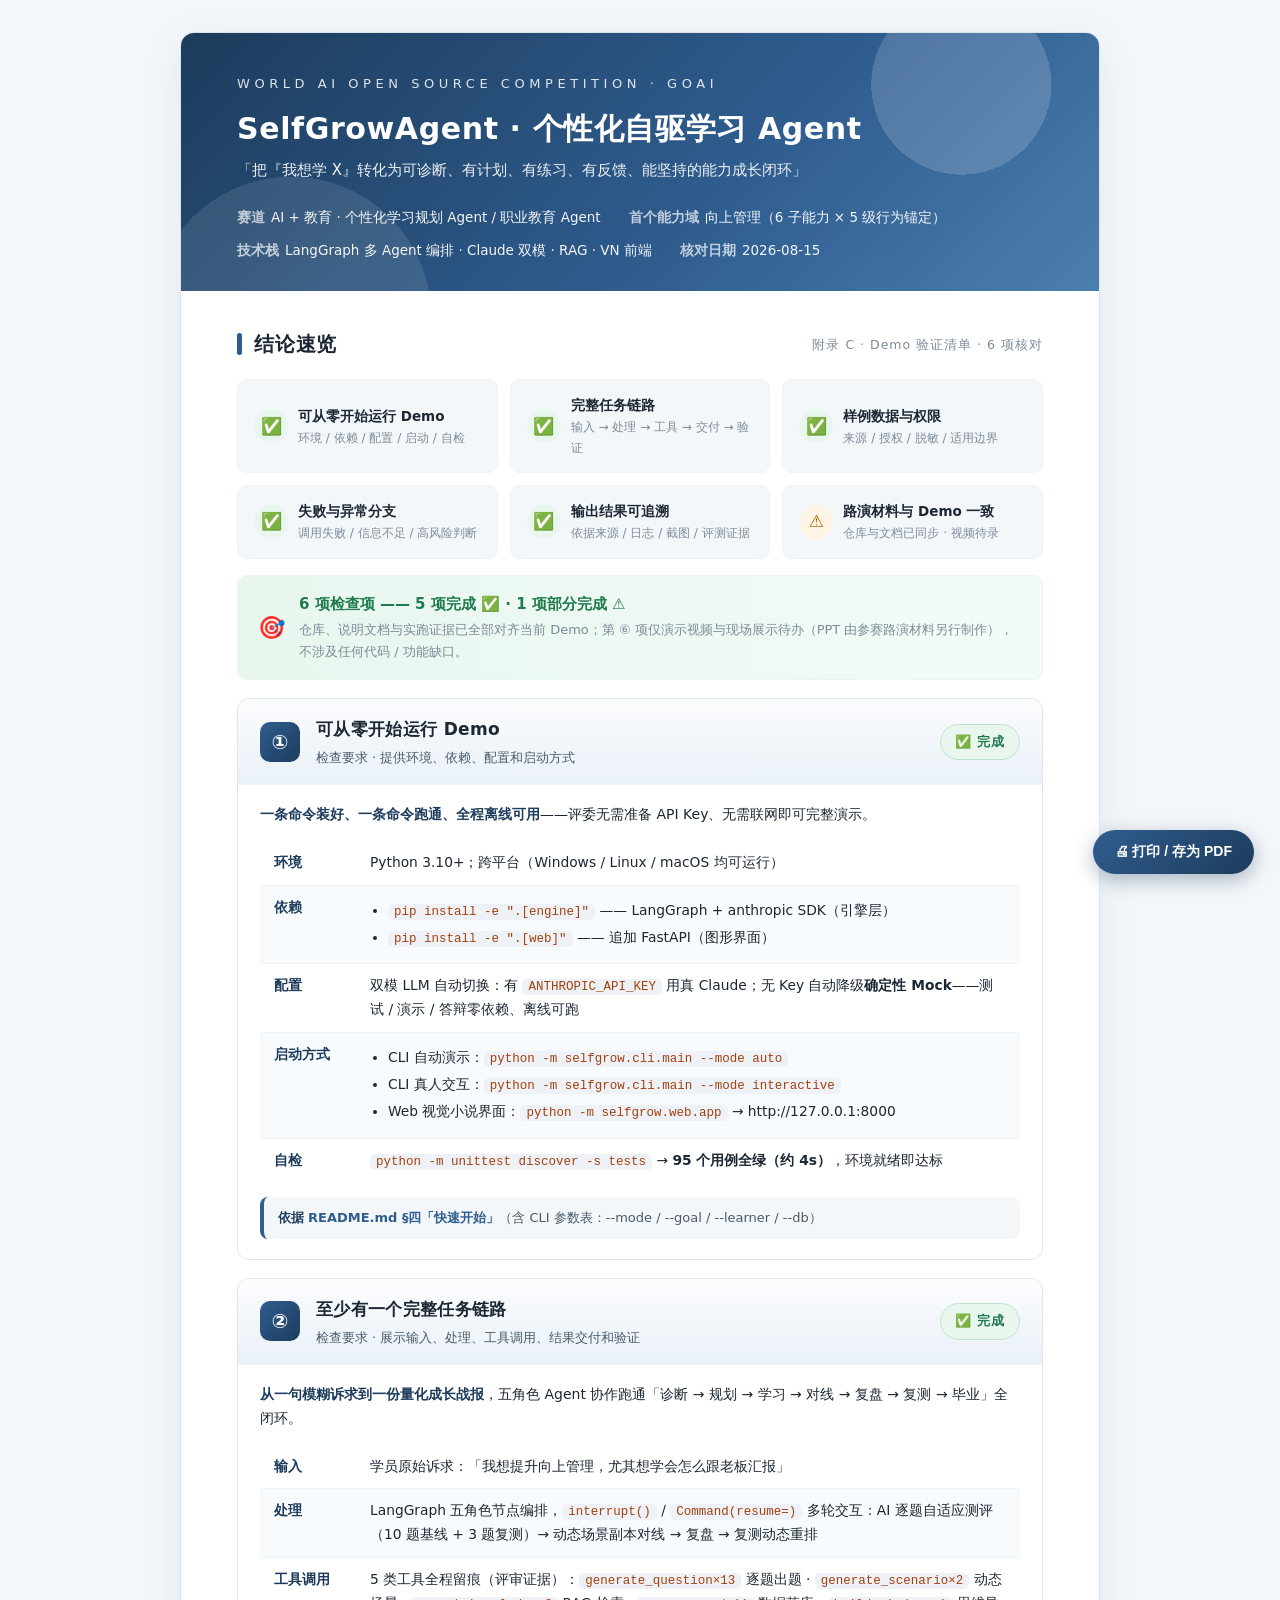
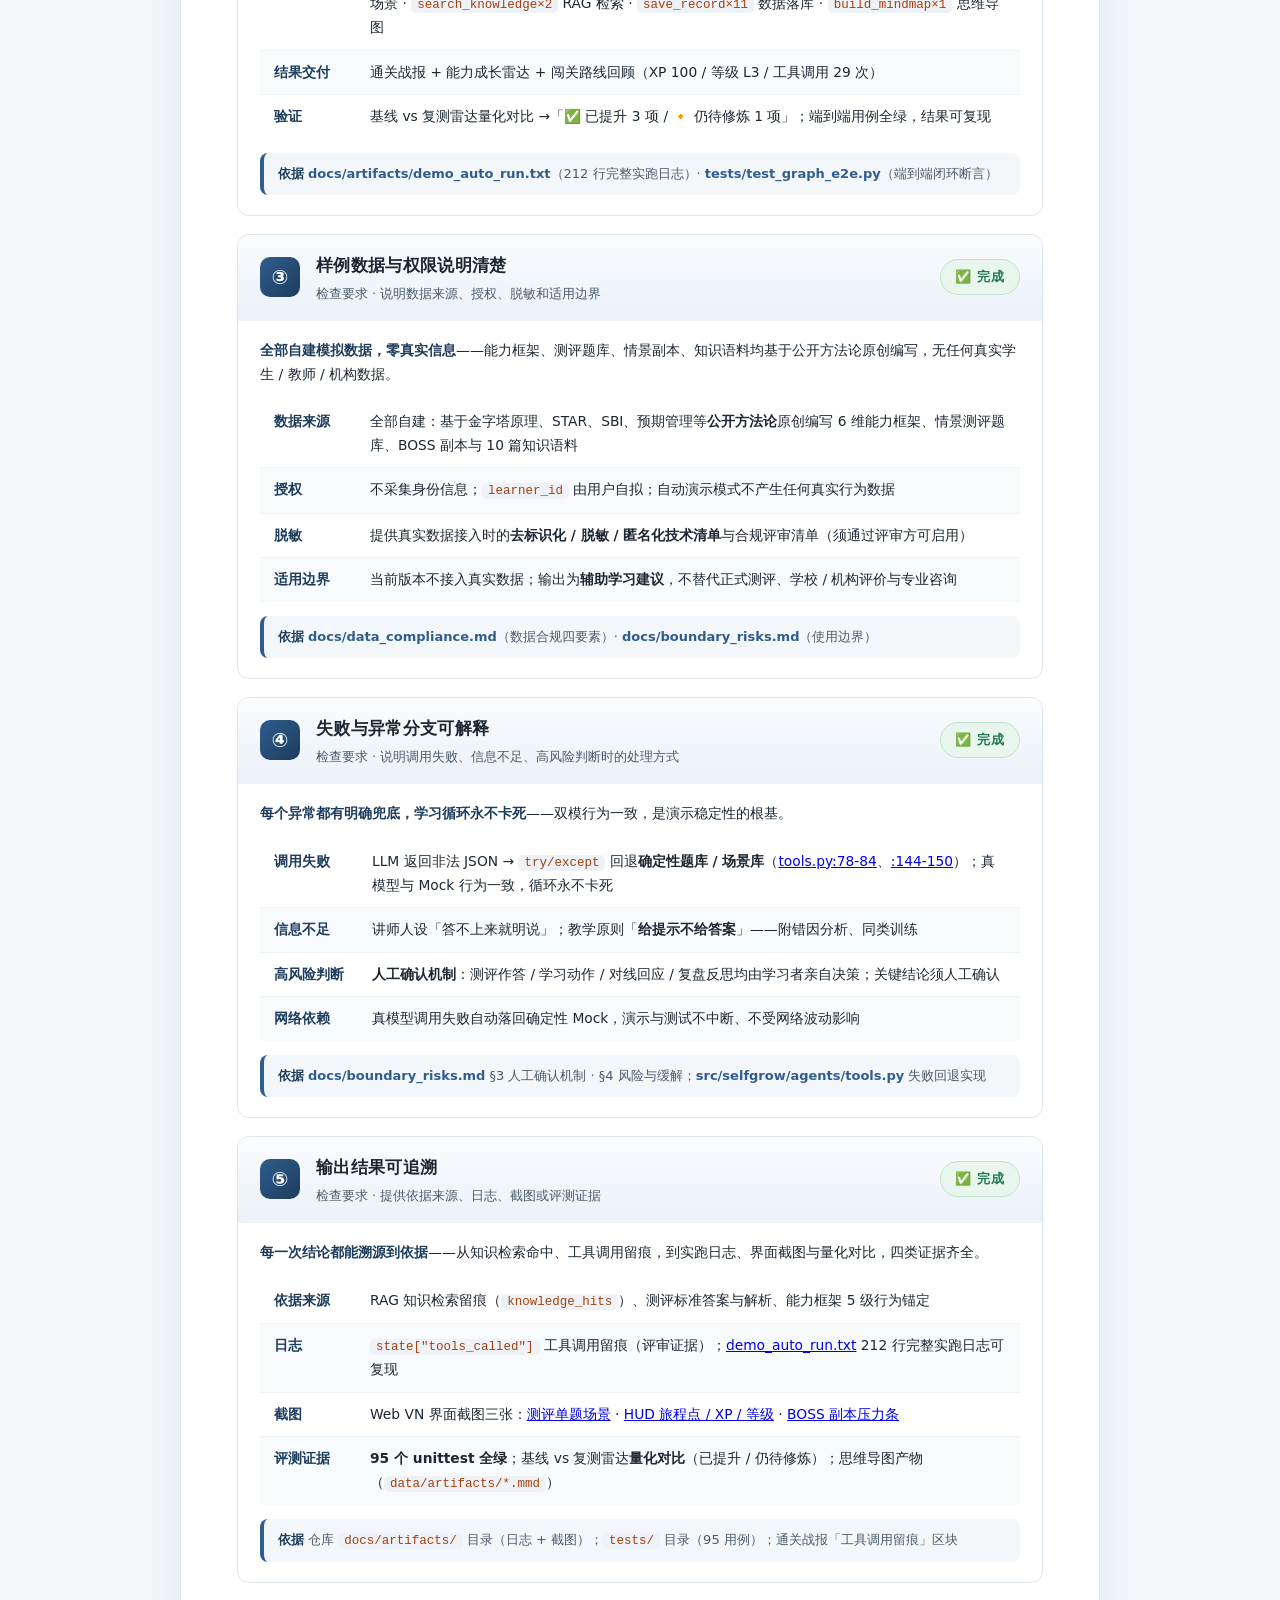
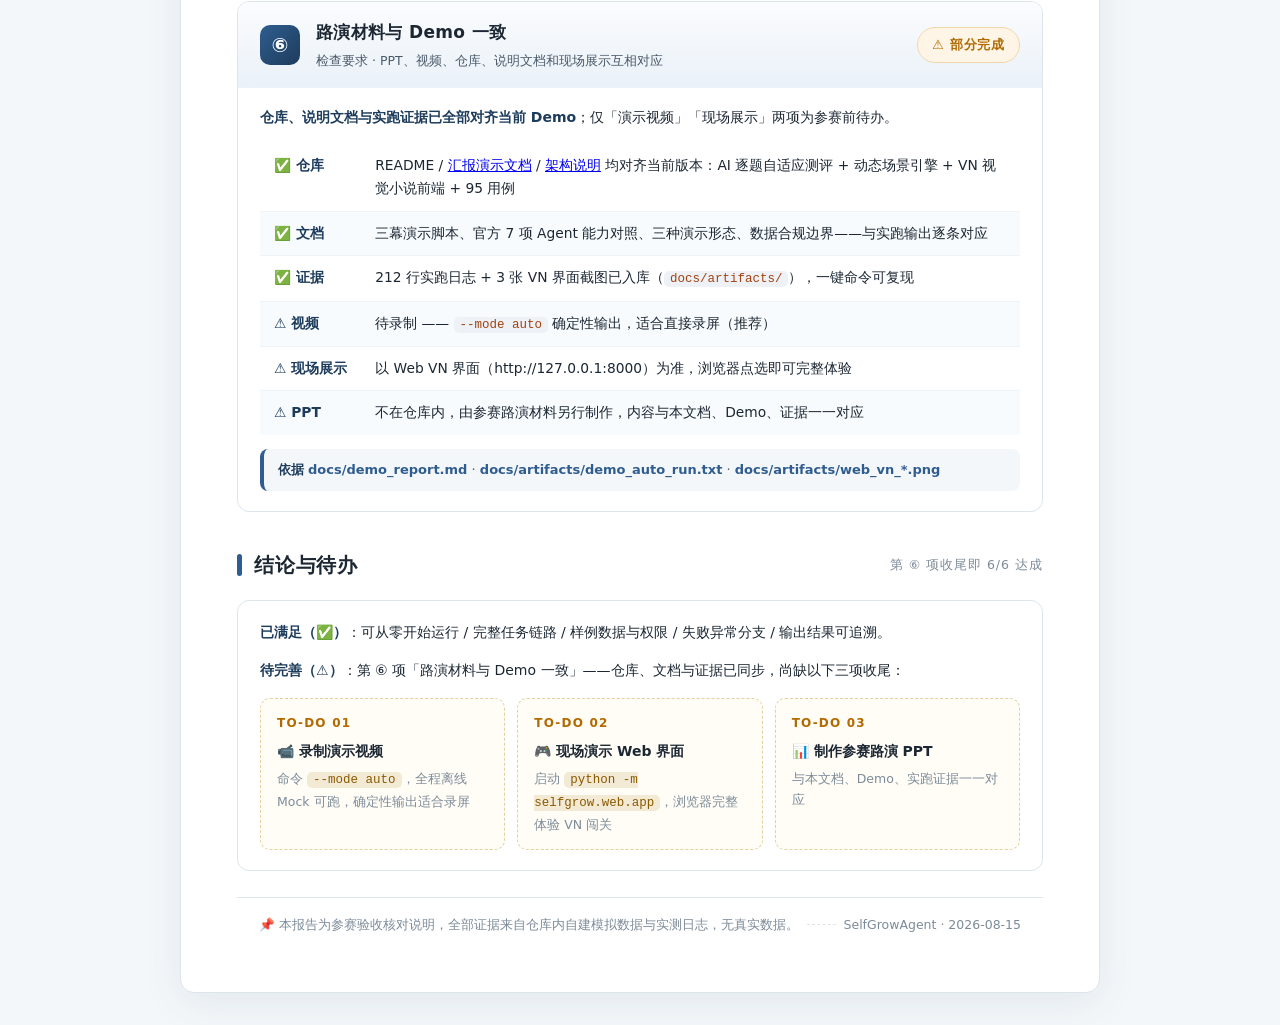
<file: docs/checklist_report.html>
<!DOCTYPE html>
<html lang="zh-CN">
<head>
<meta charset="UTF-8">
<meta name="viewport" content="width=device-width, initial-scale=1.0">
<title>附录 C · Demo 验证清单核对报告 —— SelfGrowAgent</title>
<style>
  :root{
    --ink:#1c2733; --ink-soft:#4a5a6a; --muted:#7d8b99;
    --accent:#2f5d8f; --accent-deep:#1d3c5c; --accent-soft:#eaf1f8;
    --line:#dde5ec; --line-soft:#eef3f7;
    --pass:#1f7a4d; --pass-soft:#e8f6ee;
    --warn:#b26a00; --warn-soft:#fff5e6;
    --card-bg:#ffffff; --bg:#f4f7fa;
  }
  *{box-sizing:border-box; margin:0; padding:0;}
  html{-webkit-print-color-adjust:exact; print-color-adjust:exact;}
  body{
    font-family:"PingFang SC","Hiragino Sans GB","Microsoft YaHei","Noto Sans CJK SC",system-ui,-apple-system,sans-serif;
    color:var(--ink); background:var(--bg); line-height:1.7; font-size:15px;
    -webkit-font-smoothing:antialiased;
  }
  .sheet{max-width:920px; margin:32px auto; background:var(--card-bg);
    border:1px solid var(--line); border-radius:14px; overflow:hidden;
    box-shadow:0 10px 40px rgba(29,60,92,.08);}
  .sheet-inner{padding:0 56px 40px;}

  /* ---------- 封面区 ---------- */
  .cover{position:relative; padding:40px 56px 30px; color:#fff;
    background:linear-gradient(135deg,var(--accent-deep) 0%,var(--accent) 60%,#4b7fb0 100%);}
  .cover::after{content:""; position:absolute; inset:0;
    background-image:
      radial-gradient(circle at 85% 20%, rgba(255,255,255,.16) 0 90px, transparent 90px),
      radial-gradient(circle at 12% 110%, rgba(255,255,255,.10) 0 140px, transparent 140px);}
  .cover .kicker{font-size:13px; letter-spacing:.35em; opacity:.85; margin-bottom:14px;}
  .cover h1{font-size:30px; font-weight:700; letter-spacing:.02em; line-height:1.3;}
  .cover .sub{font-size:15px; opacity:.92; margin-top:10px;}
  .cover .meta{display:flex; flex-wrap:wrap; gap:10px 28px; margin-top:22px; font-size:13.5px; opacity:.95;}
  .cover .meta span b{font-weight:600; margin-right:6px; opacity:.75;}

  /* ---------- 结论速览 ---------- */
  .section-title{display:flex; align-items:center; gap:12px; margin:36px 0 18px;}
  .section-title .bar{width:5px; height:22px; border-radius:3px; background:var(--accent);}
  .section-title h2{font-size:20px; font-weight:700; letter-spacing:.04em;}
  .section-title .tag{margin-left:auto; font-size:12.5px; color:var(--muted); letter-spacing:.08em;}

  .verdict-strip{display:grid; grid-template-columns:repeat(3,1fr); gap:12px;}
  .vc{display:flex; align-items:center; gap:10px; padding:14px 16px; border-radius:10px;
    border:1px solid var(--line-soft); background:var(--bg);}
  .vc .dot{width:34px; height:34px; border-radius:50%; display:flex; align-items:center; justify-content:center;
    font-size:17px; flex:none;}
  .vc .dot.pass{background:var(--pass-soft); color:var(--pass);}
  .vc .dot.warn{background:var(--warn-soft); color:var(--warn);}
  .vc .t{font-size:13.5px; font-weight:600;}
  .vc .s{font-size:12px; color:var(--muted);}

  .verdict-box{display:flex; align-items:center; gap:14px; margin-top:16px; padding:16px 20px;
    border-radius:10px; border:1px solid var(--pass-soft); background:linear-gradient(90deg,var(--pass-soft),#f3fbf7);}
  .verdict-box .big{font-size:22px;}
  .verdict-box .txt b{color:var(--pass);}
  .verdict-box .txt .note{font-size:13px; color:var(--muted); display:block; margin-top:2px;}

  /* ---------- 检查项卡片 ---------- */
  .check-item{border:1px solid var(--line); border-radius:12px; margin-top:18px; overflow:hidden;}
  .item-head{display:flex; align-items:center; gap:16px; padding:16px 22px;
    background:linear-gradient(180deg,#fbfcfe,var(--accent-soft)); border-bottom:1px solid var(--line-soft);}
  .item-num{width:40px; height:40px; border-radius:10px; flex:none; display:flex; align-items:center; justify-content:center;
    font-size:20px; font-weight:700; color:#fff; background:linear-gradient(135deg,var(--accent),var(--accent-deep));}
  .item-head h3{font-size:17px; font-weight:700; letter-spacing:.02em;}
  .req{font-size:12.5px; color:var(--ink-soft); margin-top:3px;}
  .badge{margin-left:auto; flex:none; padding:6px 14px; border-radius:999px; font-size:13px; font-weight:700; letter-spacing:.06em;}
  .badge.pass{background:var(--pass-soft); color:var(--pass); border:1px solid #bfe3cd;}
  .badge.warn{background:var(--warn-soft); color:var(--warn); border:1px solid #f0d6a8;}

  .item-body{padding:18px 22px 20px;}
  .lead{font-size:14px; color:var(--ink); margin-bottom:14px;}
  .lead b{color:var(--accent-deep);}
  table{width:100%; border-collapse:collapse; font-size:13.8px;}
  th{background:var(--accent-deep); color:#fff; text-align:left; padding:9px 14px; font-weight:600;
    font-size:13px; letter-spacing:.05em;}
  th:first-child{border-top-left-radius:8px;} th:last-child{border-top-right-radius:8px;}
  td{padding:10px 14px; vertical-align:top; border-bottom:1px solid var(--line-soft);}
  td:first-child{width:96px; white-space:nowrap; font-weight:600; color:var(--accent-deep);}
  tr:nth-child(even) td{background:#f8fbfd;}
  tr:last-child td{border-bottom:none;}
  ul{margin:0; padding-left:18px;}
  li{margin:3px 0;}
  code{font-family:Consolas,"Courier New",monospace; background:#eef2f6; color:#a3410f;
    padding:1px 6px; border-radius:5px; font-size:12.5px;}

  .evidence{margin-top:14px; padding:10px 14px; border-radius:8px; background:var(--bg);
    border-left:4px solid var(--accent); font-size:13px; color:var(--ink-soft);}
  .evidence b{color:var(--accent-deep); margin-right:4px;}
  .evidence a{color:var(--accent); text-decoration:none; font-weight:600;}
  .evidence a:hover{text-decoration:underline;}

  /* ---------- 待办 ---------- */
  .todo{padding:20px 22px;}
  .todo-grid{display:grid; grid-template-columns:repeat(3,1fr); gap:12px;}
  .todo-card{border:1px dashed #e3cfa0; border-radius:10px; padding:14px 16px; background:#fffdf6;}
  .todo-card .no{font-size:12px; color:var(--warn); font-weight:700; letter-spacing:.1em; margin-bottom:6px;}
  .todo-card .t{font-size:14px; font-weight:600;}
  .todo-card .d{font-size:12.5px; color:var(--muted); margin-top:4px;}
  .todo-card code{background:#f3ead6; color:#8a5a00;}

  /* ---------- 页脚 ---------- */
  .foot{margin-top:26px; padding:16px 22px; border-top:1px solid var(--line);
    font-size:12.5px; color:var(--muted); display:flex; align-items:center; gap:8px;}
  .foot .divider{flex:1; border-top:1px dashed var(--line);}

  /* ---------- 打印 ---------- */
  .print-btn{position:fixed; right:26px; bottom:26px; z-index:99; border:none; cursor:pointer;
    padding:13px 22px; border-radius:999px; font-size:14px; font-weight:700; color:#fff;
    background:linear-gradient(135deg,var(--accent),var(--accent-deep));
    box-shadow:0 6px 20px rgba(29,60,92,.35); transition:transform .15s;}
  .print-btn:hover{transform:translateY(-2px);}

  @media print{
    body{background:#fff;}
    .sheet{margin:0; border:none; box-shadow:none; border-radius:0; max-width:none;}
    .sheet-inner{padding:0 6mm 0;}
    .cover{border-radius:0; -webkit-print-color-adjust:exact; padding:14mm 10mm 10mm;}
    .check-item{page-break-inside:avoid;}
    .print-btn{display:none;}
    .verdict-box,.check-item,.todo-card{page-break-inside:avoid;}
    @page{margin:14mm 12mm;}
  }
  @media (max-width:720px){
    .sheet{margin:0; border:none; border-radius:0;}
    .sheet-inner{padding:0 20px 24px;}
    .cover{padding:28px 20px 24px;}
    .verdict-strip,.todo-grid{grid-template-columns:1fr;}
    .item-head{flex-wrap:wrap;}
    .badge{margin-left:0;}
  }
</style>
</head>
<body>

<button class="print-btn" onclick="window.print()">🖨 打印 / 存为 PDF</button>

<div class="sheet">
  <!-- ============ 封面区 ============ -->
  <div class="cover">
    <div class="kicker">WORLD AI OPEN SOURCE COMPETITION · GOAI</div>
    <h1>SelfGrowAgent · 个性化自驱学习 Agent</h1>
    <div class="sub">「把『我想学 X』转化为可诊断、有计划、有练习、有反馈、能坚持的能力成长闭环」</div>
    <div class="meta">
      <span><b>赛道</b>AI + 教育 · 个性化学习规划 Agent / 职业教育 Agent</span>
      <span><b>首个能力域</b>向上管理（6 子能力 × 5 级行为锚定）</span>
      <span><b>技术栈</b>LangGraph 多 Agent 编排 · Claude 双模 · RAG · VN 前端</span>
      <span><b>核对日期</b>2026-08-15</span>
    </div>
  </div>

  <div class="sheet-inner">
    <!-- ============ 结论速览 ============ -->
    <div class="section-title">
      <div class="bar"></div><h2>结论速览</h2>
      <div class="tag">附录 C · Demo 验证清单 · 6 项核对</div>
    </div>

    <div class="verdict-strip">
      <div class="vc"><div class="dot pass">✅</div><div><div class="t">可从零开始运行 Demo</div><div class="s">环境 / 依赖 / 配置 / 启动 / 自检</div></div></div>
      <div class="vc"><div class="dot pass">✅</div><div><div class="t">完整任务链路</div><div class="s">输入 → 处理 → 工具 → 交付 → 验证</div></div></div>
      <div class="vc"><div class="dot pass">✅</div><div><div class="t">样例数据与权限</div><div class="s">来源 / 授权 / 脱敏 / 适用边界</div></div></div>
      <div class="vc"><div class="dot pass">✅</div><div><div class="t">失败与异常分支</div><div class="s">调用失败 / 信息不足 / 高风险判断</div></div></div>
      <div class="vc"><div class="dot pass">✅</div><div><div class="t">输出结果可追溯</div><div class="s">依据来源 / 日志 / 截图 / 评测证据</div></div></div>
      <div class="vc"><div class="dot warn">⚠️</div><div><div class="t">路演材料与 Demo 一致</div><div class="s">仓库与文档已同步 · 视频待录</div></div></div>
    </div>

    <div class="verdict-box">
      <div class="big">🎯</div>
      <div class="txt">
        <b>6 项检查项 —— 5 项完成 ✅ · 1 项部分完成 ⚠️</b>
        <span class="note">仓库、说明文档与实跑证据已全部对齐当前 Demo；第 ⑥ 项仅演示视频与现场展示待办（PPT 由参赛路演材料另行制作），不涉及任何代码 / 功能缺口。</span>
      </div>
    </div>

    <!-- ============ ① 可从零开始运行 ============ -->
    <div class="check-item">
      <div class="item-head">
        <div class="item-num">①</div>
        <div>
          <h3>可从零开始运行 Demo</h3>
          <div class="req">检查要求 · 提供环境、依赖、配置和启动方式</div>
        </div>
        <div class="badge pass">✅ 完成</div>
      </div>
      <div class="item-body">
        <div class="lead"><b>一条命令装好、一条命令跑通、全程离线可用</b>——评委无需准备 API Key、无需联网即可完整演示。</div>
        <table>
          <tr><td>环境</td><td>Python 3.10+；跨平台（Windows / Linux / macOS 均可运行）</td></tr>
          <tr><td>依赖</td><td><ul><li><code>pip install -e ".[engine]"</code> —— LangGraph + anthropic SDK（引擎层）</li><li><code>pip install -e ".[web]"</code> —— 追加 FastAPI（图形界面）</li></ul></td></tr>
          <tr><td>配置</td><td>双模 LLM 自动切换：有 <code>ANTHROPIC_API_KEY</code> 用真 Claude；无 Key 自动降级<strong>确定性 Mock</strong>——测试 / 演示 / 答辩零依赖、离线可跑</td></tr>
          <tr><td>启动方式</td><td><ul><li>CLI 自动演示：<code>python -m selfgrow.cli.main --mode auto</code></li><li>CLI 真人交互：<code>python -m selfgrow.cli.main --mode interactive</code></li><li>Web 视觉小说界面：<code>python -m selfgrow.web.app</code> → http://127.0.0.1:8000</li></ul></td></tr>
          <tr><td>自检</td><td><code>python -m unittest discover -s tests</code> → <strong>95 个用例全绿（约 4s）</strong>，环境就绪即达标</td></tr>
        </table>
        <div class="evidence"><b>依据</b><a href="../README.md#四快速开始">README.md §四「快速开始」</a>（含 CLI 参数表：--mode / --goal / --learner / --db）</div>
      </div>
    </div>

    <!-- ============ ② 完整任务链路 ============ -->
    <div class="check-item">
      <div class="item-head">
        <div class="item-num">②</div>
        <div>
          <h3>至少有一个完整任务链路</h3>
          <div class="req">检查要求 · 展示输入、处理、工具调用、结果交付和验证</div>
        </div>
        <div class="badge pass">✅ 完成</div>
      </div>
      <div class="item-body">
        <div class="lead"><b>从一句模糊诉求到一份量化成长战报</b>，五角色 Agent 协作跑通「诊断 → 规划 → 学习 → 对线 → 复盘 → 复测 → 毕业」全闭环。</div>
        <table>
          <tr><td>输入</td><td>学员原始诉求：「我想提升向上管理，尤其想学会怎么跟老板汇报」</td></tr>
          <tr><td>处理</td><td>LangGraph 五角色节点编排，<code>interrupt()</code> / <code>Command(resume=)</code> 多轮交互：AI 逐题自适应测评（10 题基线 + 3 题复测）→ 动态场景副本对线 → 复盘 → 复测动态重排</td></tr>
          <tr><td>工具调用</td><td>5 类工具全程留痕（评审证据）：<code>generate_question×13</code> 逐题出题 · <code>generate_scenario×2</code> 动态场景 · <code>search_knowledge×2</code> RAG 检索 · <code>save_record×11</code> 数据落库 · <code>build_mindmap×1</code> 思维导图</td></tr>
          <tr><td>结果交付</td><td>通关战报 + 能力成长雷达 + 闯关路线回顾（XP 100 / 等级 L3 / 工具调用 29 次）</td></tr>
          <tr><td>验证</td><td>基线 vs 复测雷达量化对比 →「✅ 已提升 3 项 / 🔸 仍待修炼 1 项」；端到端用例全绿，结果可复现</td></tr>
        </table>
        <div class="evidence"><b>依据</b><a href="artifacts/demo_auto_run.txt">docs/artifacts/demo_auto_run.txt</a>（212 行完整实跑日志）· <a href="../tests/test_graph_e2e.py">tests/test_graph_e2e.py</a>（端到端闭环断言）</div>
      </div>
    </div>

    <!-- ============ ③ 样例数据与权限 ============ -->
    <div class="check-item">
      <div class="item-head">
        <div class="item-num">③</div>
        <div>
          <h3>样例数据与权限说明清楚</h3>
          <div class="req">检查要求 · 说明数据来源、授权、脱敏和适用边界</div>
        </div>
        <div class="badge pass">✅ 完成</div>
      </div>
      <div class="item-body">
        <div class="lead"><b>全部自建模拟数据，零真实信息</b>——能力框架、测评题库、情景副本、知识语料均基于公开方法论原创编写，无任何真实学生 / 教师 / 机构数据。</div>
        <table>
          <tr><td>数据来源</td><td>全部自建：基于金字塔原理、STAR、SBI、预期管理等<strong>公开方法论</strong>原创编写 6 维能力框架、情景测评题库、BOSS 副本与 10 篇知识语料</td></tr>
          <tr><td>授权</td><td>不采集身份信息；<code>learner_id</code> 由用户自拟；自动演示模式不产生任何真实行为数据</td></tr>
          <tr><td>脱敏</td><td>提供真实数据接入时的<strong>去标识化 / 脱敏 / 匿名化技术清单</strong>与合规评审清单（须通过评审方可启用）</td></tr>
          <tr><td>适用边界</td><td>当前版本不接入真实数据；输出为<strong>辅助学习建议</strong>，不替代正式测评、学校 / 机构评价与专业咨询</td></tr>
        </table>
        <div class="evidence"><b>依据</b><a href="data_compliance.md">docs/data_compliance.md</a>（数据合规四要素）· <a href="boundary_risks.md">docs/boundary_risks.md</a>（使用边界）</div>
      </div>
    </div>

    <!-- ============ ④ 失败与异常分支 ============ -->
    <div class="check-item">
      <div class="item-head">
        <div class="item-num">④</div>
        <div>
          <h3>失败与异常分支可解释</h3>
          <div class="req">检查要求 · 说明调用失败、信息不足、高风险判断时的处理方式</div>
        </div>
        <div class="badge pass">✅ 完成</div>
      </div>
      <div class="item-body">
        <div class="lead"><b>每个异常都有明确兜底，学习循环永不卡死</b>——双模行为一致，是演示稳定性的根基。</div>
        <table>
          <tr><td>调用失败</td><td>LLM 返回非法 JSON → <code>try/except</code> 回退<strong>确定性题库 / 场景库</strong>（<a href="../src/selfgrow/agents/tools.py#L78-L84">tools.py:78-84</a>、<a href="../src/selfgrow/agents/tools.py#L144-L150">:144-150</a>）；真模型与 Mock 行为一致，循环永不卡死</td></tr>
          <tr><td>信息不足</td><td>讲师人设「答不上来就明说」；教学原则「<strong>给提示不给答案</strong>」——附错因分析、同类训练</td></tr>
          <tr><td>高风险判断</td><td><strong>人工确认机制</strong>：测评作答 / 学习动作 / 对线回应 / 复盘反思均由学习者亲自决策；关键结论须人工确认</td></tr>
          <tr><td>网络依赖</td><td>真模型调用失败自动落回确定性 Mock，演示与测试不中断、不受网络波动影响</td></tr>
        </table>
        <div class="evidence"><b>依据</b><a href="boundary_risks.md">docs/boundary_risks.md</a> §3 人工确认机制 · §4 风险与缓解；<a href="../src/selfgrow/agents/tools.py">src/selfgrow/agents/tools.py</a> 失败回退实现</div>
      </div>
    </div>

    <!-- ============ ⑤ 输出结果可追溯 ============ -->
    <div class="check-item">
      <div class="item-head">
        <div class="item-num">⑤</div>
        <div>
          <h3>输出结果可追溯</h3>
          <div class="req">检查要求 · 提供依据来源、日志、截图或评测证据</div>
        </div>
        <div class="badge pass">✅ 完成</div>
      </div>
      <div class="item-body">
        <div class="lead"><b>每一次结论都能溯源到依据</b>——从知识检索命中、工具调用留痕，到实跑日志、界面截图与量化对比，四类证据齐全。</div>
        <table>
          <tr><td>依据来源</td><td>RAG 知识检索留痕（<code>knowledge_hits</code>）、测评标准答案与解析、能力框架 5 级行为锚定</td></tr>
          <tr><td>日志</td><td><code>state["tools_called"]</code> 工具调用留痕（评审证据）；<a href="artifacts/demo_auto_run.txt">demo_auto_run.txt</a> 212 行完整实跑日志可复现</td></tr>
          <tr><td>截图</td><td>Web VN 界面截图三张：<a href="artifacts/web_vn_assessment.png">测评单题场景</a> · <a href="artifacts/web_vn_hud.png">HUD 旅程点 / XP / 等级</a> · <a href="artifacts/web_vn_boss.png">BOSS 副本压力条</a></td></tr>
          <tr><td>评测证据</td><td><strong>95 个 unittest 全绿</strong>；基线 vs 复测雷达<strong>量化对比</strong>（已提升 / 仍待修炼）；思维导图产物（<code>data/artifacts/*.mmd</code>）</td></tr>
        </table>
        <div class="evidence"><b>依据</b>仓库 <code>docs/artifacts/</code> 目录（日志 + 截图）；<code>tests/</code> 目录（95 用例）；通关战报「工具调用留痕」区块</div>
      </div>
    </div>

    <!-- ============ ⑥ 路演材料与 Demo 一致 ============ -->
    <div class="check-item">
      <div class="item-head">
        <div class="item-num">⑥</div>
        <div>
          <h3>路演材料与 Demo 一致</h3>
          <div class="req">检查要求 · PPT、视频、仓库、说明文档和现场展示互相对应</div>
        </div>
        <div class="badge warn">⚠️ 部分完成</div>
      </div>
      <div class="item-body">
        <div class="lead"><b>仓库、说明文档与实跑证据已全部对齐当前 Demo</b>；仅「演示视频」「现场展示」两项为参赛前待办。</div>
        <table>
          <tr><td>✅ 仓库</td><td>README / <a href="demo_report.md">汇报演示文档</a> / <a href="architecture.md">架构说明</a> 均对齐当前版本：AI 逐题自适应测评 + 动态场景引擎 + VN 视觉小说前端 + 95 用例</td></tr>
          <tr><td>✅ 文档</td><td>三幕演示脚本、官方 7 项 Agent 能力对照、三种演示形态、数据合规边界——与实跑输出逐条对应</td></tr>
          <tr><td>✅ 证据</td><td>212 行实跑日志 + 3 张 VN 界面截图已入库（<code>docs/artifacts/</code>），一键命令可复现</td></tr>
          <tr><td>⚠️ 视频</td><td>待录制 —— <code>--mode auto</code> 确定性输出，适合直接录屏（推荐）</td></tr>
          <tr><td>⚠️ 现场展示</td><td>以 Web VN 界面（http://127.0.0.1:8000）为准，浏览器点选即可完整体验</td></tr>
          <tr><td>⚠️ PPT</td><td>不在仓库内，由参赛路演材料另行制作，内容与本文档、Demo、证据一一对应</td></tr>
        </table>
        <div class="evidence"><b>依据</b><a href="demo_report.md">docs/demo_report.md</a> · <a href="artifacts/demo_auto_run.txt">docs/artifacts/demo_auto_run.txt</a> · <a href="artifacts/web_vn_assessment.png">docs/artifacts/web_vn_*.png</a></div>
      </div>
    </div>

    <!-- ============ 待办清单 ============ -->
    <div class="section-title">
      <div class="bar"></div><h2>结论与待办</h2>
      <div class="tag">第 ⑥ 项收尾即 6/6 达成</div>
    </div>

    <div class="check-item">
      <div class="item-body todo">
        <div class="lead"><b>已满足（✅）</b>：可从零开始运行 / 完整任务链路 / 样例数据与权限 / 失败异常分支 / 输出结果可追溯。</div>
        <div class="lead" style="margin-bottom:16px;"><b>待完善（⚠️）</b>：第 ⑥ 项「路演材料与 Demo 一致」——仓库、文档与证据已同步，尚缺以下三项收尾：</div>
        <div class="todo-grid">
          <div class="todo-card">
            <div class="no">TO-DO 01</div>
            <div class="t">📹 录制演示视频</div>
            <div class="d">命令 <code>--mode auto</code>，全程离线 Mock 可跑，确定性输出适合录屏</div>
          </div>
          <div class="todo-card">
            <div class="no">TO-DO 02</div>
            <div class="t">🎮 现场演示 Web 界面</div>
            <div class="d">启动 <code>python -m selfgrow.web.app</code>，浏览器完整体验 VN 闯关</div>
          </div>
          <div class="todo-card">
            <div class="no">TO-DO 03</div>
            <div class="t">📊 制作参赛路演 PPT</div>
            <div class="d">与本文档、Demo、实跑证据一一对应</div>
          </div>
        </div>
      </div>
    </div>

    <div class="foot">
      <span>📌 本报告为参赛验收核对说明，全部证据来自仓库内自建模拟数据与实测日志，无真实数据。</span>
      <div class="divider"></div>
      <span>SelfGrowAgent · 2026-08-15</span>
    </div>
  </div>
</div>

</body>
</html>
</file>
